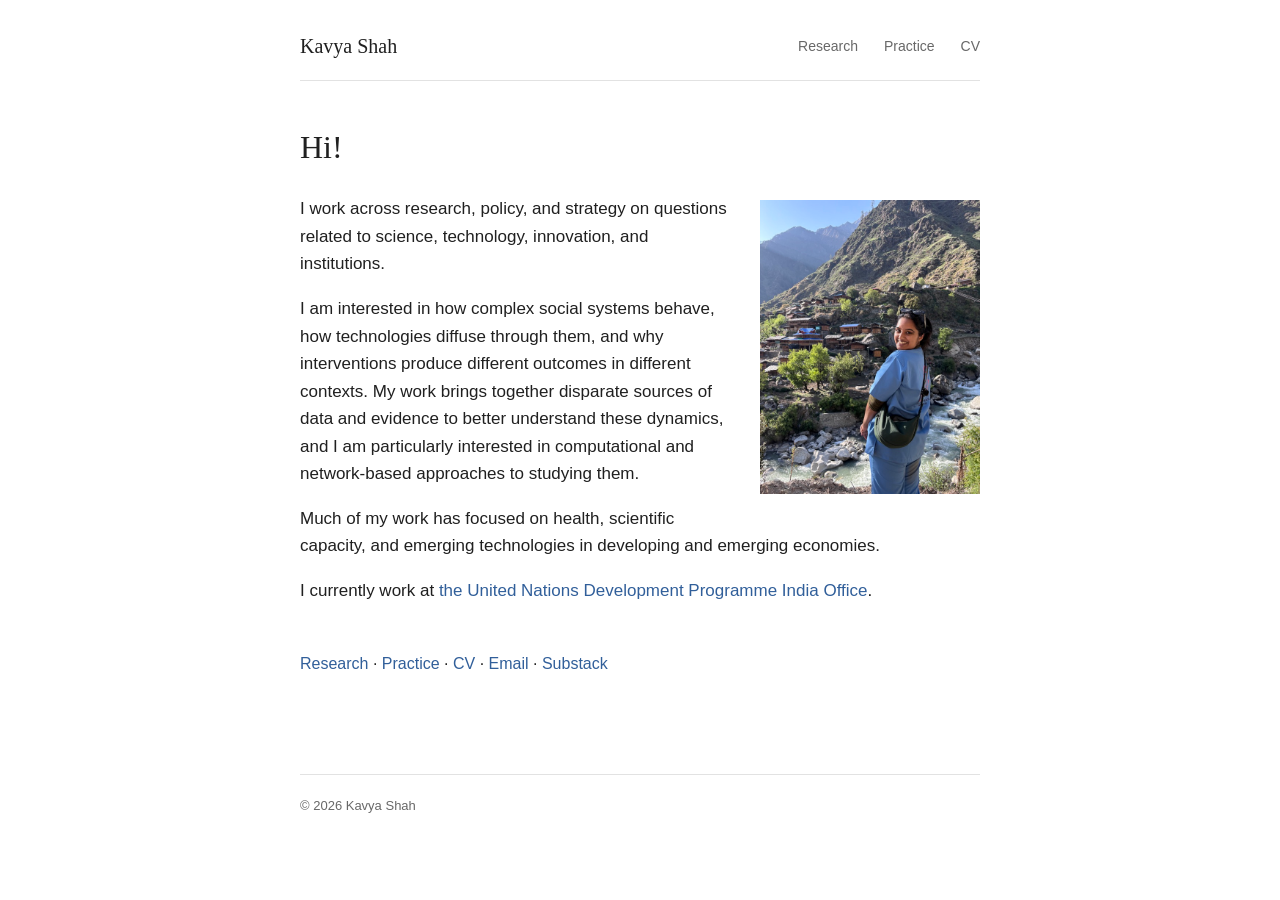
<file: index.html>
<!doctype html>
<html lang="en">

<head>
  <meta charset="utf-8">
  <meta name="viewport" content="width=device-width, initial-scale=1">

  <title>Kavya Shah</title>

  <meta
    name="description"
    content="Kavya Shah works across research, policy, and strategy on science, technology, innovation, and institutions."
  >

  <link rel="stylesheet" href="style.css">
</head>

<body>

  <div class="wrap">

    <header>

      <a class="name" href="./">
        Kavya Shah
      </a>

      <nav>
        <a href="research.html">Research</a>
        <a href="practice.html">Practice</a>
        <a href="Kavya%20Shah_CV_Nov26.pdf">CV</a>
      </nav>

    </header>


    <main>

      <h1>Hi!</h1>

      <div class="intro">

        <img class="home-photo" src="kavya-shah.jpg" width="600" height="800"
             alt="Kavya Shah beside a river in a mountain village">

        <p>
          I work across research, policy, and strategy on questions related
          to science, technology, innovation, and institutions.
        </p>

        <p>
          I am interested in how complex social systems behave, how technologies
          diffuse through them, and why interventions produce different outcomes
          in different contexts. My work brings together disparate sources of
          data and evidence to better understand these dynamics, and I am
          particularly interested in computational and network-based approaches
          to studying them.
        </p>

        <p>
          Much of my work has focused on health, scientific capacity, and
          emerging technologies in developing and emerging economies.
        </p>

        <p>
          I currently work at
          <a href="https://www.undp.org/india" target="_blank">
            the United Nations Development Programme India Office</a>.
        </p>

      </div>


      <p class="contact">
        <a href="research.html">Research</a>
        ·
        <a href="practice.html">Practice</a>
        ·
        <a href="Kavya%20Shah_CV_Nov26.pdf">CV</a>
        ·
        <a href="mailto:kavyasha@gmail.com">Email</a>
        ·
        <a href="https://kavyarshah.substack.com/">Substack</a>
      </p>

    </main>


    <footer>
      © 2026 Kavya Shah
    </footer>

  </div>

</body>

</html>
</file>
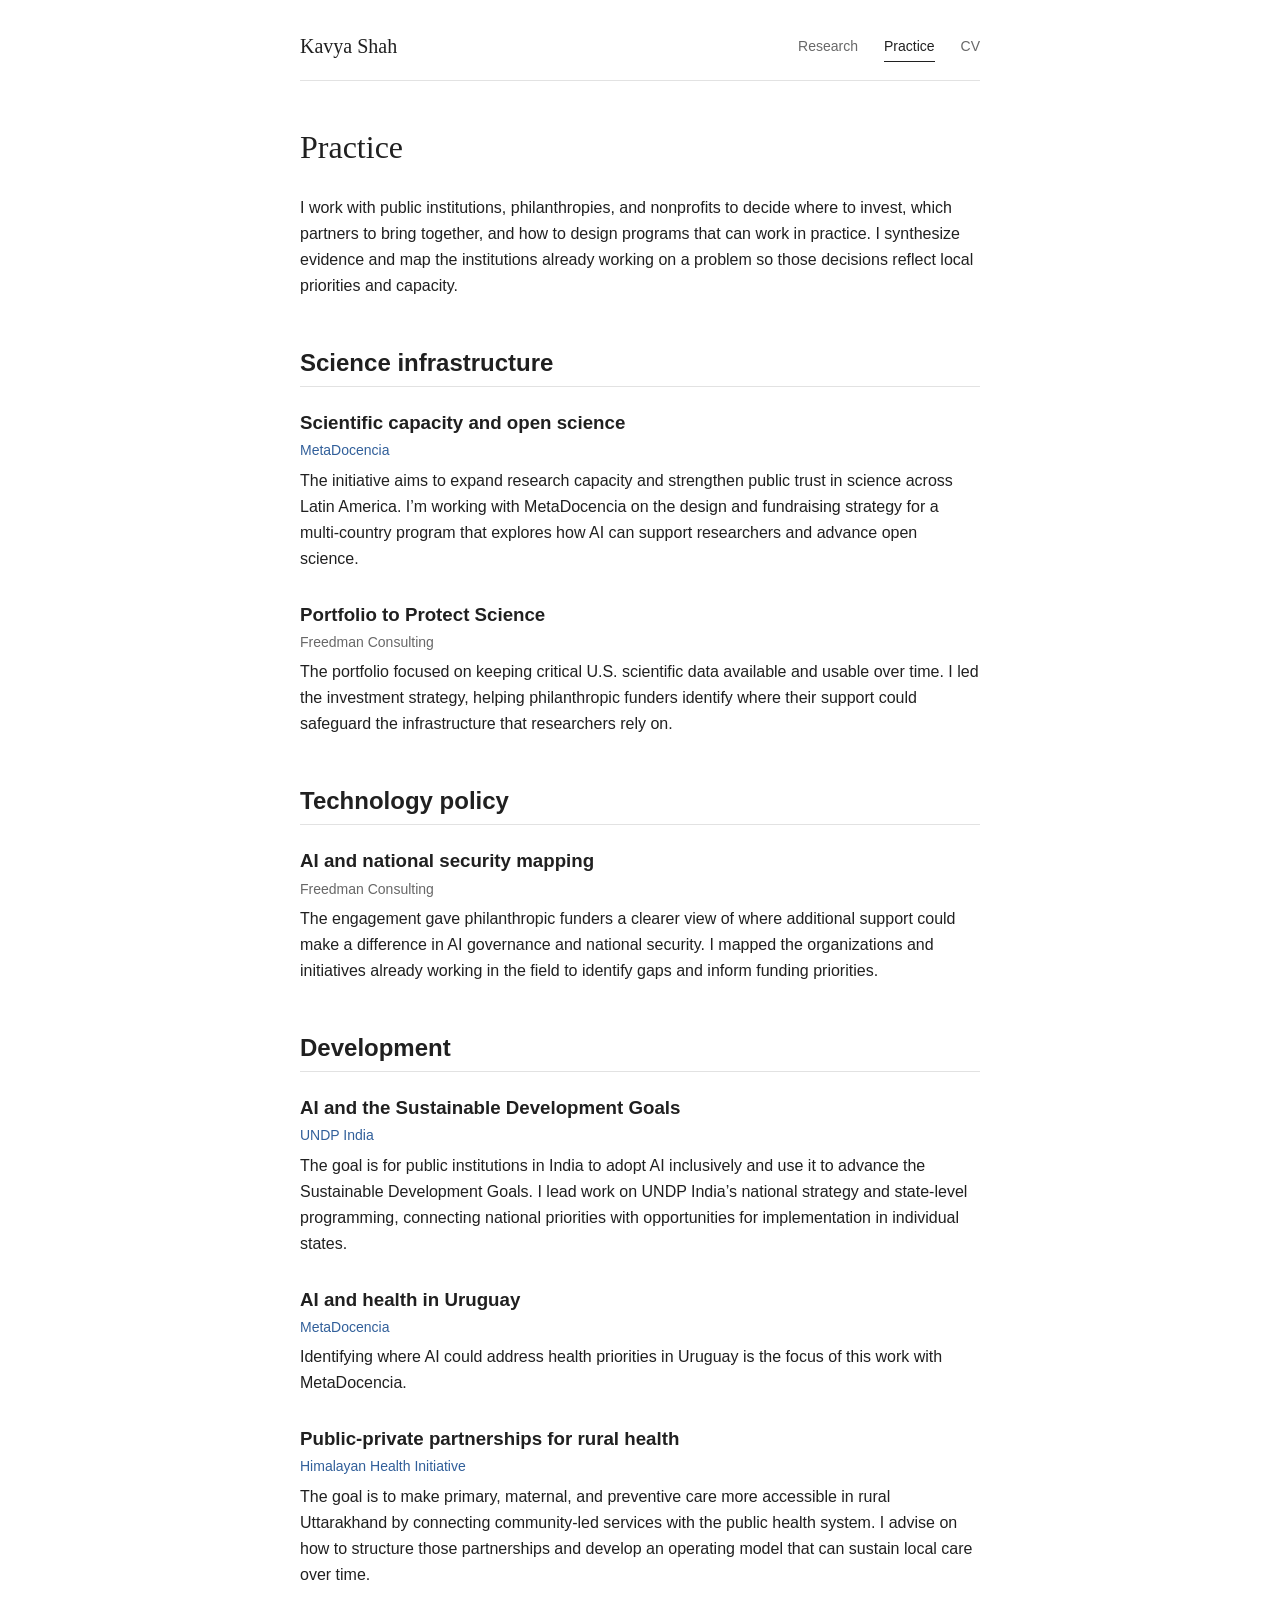
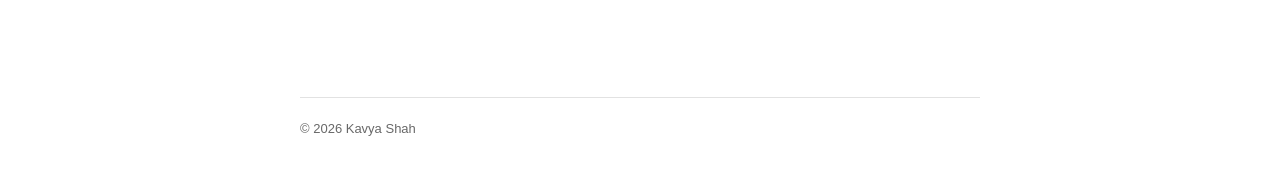
<file: practice.html>
<!doctype html>
<html lang="en">
<head>
  <meta charset="utf-8">
  <meta name="viewport" content="width=device-width, initial-scale=1">
  <title>Practice — Kavya Shah</title>
  <meta name="description" content="Selected work by Kavya Shah in science infrastructure, technology policy, and development.">
  <link rel="stylesheet" href="style.css">
</head>
<body>
  <div class="wrap">
    <header>
      <a class="name" href="./">Kavya Shah</a>
      <nav>
        <a href="research.html">Research</a>
        <a class="active" aria-current="page" href="practice.html">Practice</a>
        <a href="Kavya%20Shah_CV_Nov26.pdf">CV</a>
      </nav>
    </header>

    <main>
      <h1>Practice</h1>

      <p>I work with public institutions, philanthropies, and nonprofits to decide where to invest, which partners to bring together, and how to design programs that can work in practice. I synthesize evidence and map the institutions already working on a problem so those decisions reflect local priorities and capacity.</p>

      <h2>Science infrastructure</h2>

      <div class="item">
        <h3 class="item-title">Scientific capacity and open science</h3>
        <div class="item-meta"><a href="https://metadocencia.org/en/">MetaDocencia</a></div>
        <p>The initiative aims to expand research capacity and strengthen public trust in science across Latin America. I’m working with MetaDocencia on the design and fundraising strategy for a multi-country program that explores how AI can support researchers and advance open science.</p>
      </div>

      <div class="item">
        <h3 class="item-title">Portfolio to Protect Science</h3>
        <div class="item-meta">Freedman Consulting</div>
        <p>The portfolio focused on keeping critical U.S. scientific data available and usable over time. I led the investment strategy, helping philanthropic funders identify where their support could safeguard the infrastructure that researchers rely on.</p>
      </div>

      <h2>Technology policy</h2>

      <div class="item">
        <h3 class="item-title">AI and national security mapping</h3>
        <div class="item-meta">Freedman Consulting</div>
        <p>The engagement gave philanthropic funders a clearer view of where additional support could make a difference in AI governance and national security. I mapped the organizations and initiatives already working in the field to identify gaps and inform funding priorities.</p>
      </div>

      <h2>Development</h2>

      <div class="item">
        <h3 class="item-title">AI and the Sustainable Development Goals</h3>
        <div class="item-meta"><a href="https://www.undp.org/india">UNDP India</a></div>
        <p>The goal is for public institutions in India to adopt AI inclusively and use it to advance the Sustainable Development Goals. I lead work on UNDP India’s national strategy and state-level programming, connecting national priorities with opportunities for implementation in individual states.</p>
      </div>

      <div class="item">
        <h3 class="item-title">AI and health in Uruguay</h3>
        <div class="item-meta"><a href="https://metadocencia.org/en/">MetaDocencia</a></div>
        <p>Identifying where AI could address health priorities in Uruguay is the focus of this work with MetaDocencia.</p>
      </div>

      <div class="item">
        <h3 class="item-title">Public-private partnerships for rural health</h3>
        <div class="item-meta"><a href="https://himalayanhealthinitiative.co.uk/">Himalayan Health Initiative</a></div>
        <p>The goal is to make primary, maternal, and preventive care more accessible in rural Uttarakhand by connecting community-led services with the public health system. I advise on how to structure those partnerships and develop an operating model that can sustain local care over time.</p>
      </div>
    </main>

    <footer>© 2026 Kavya Shah</footer>
  </div>
</body>
</html>
</file>
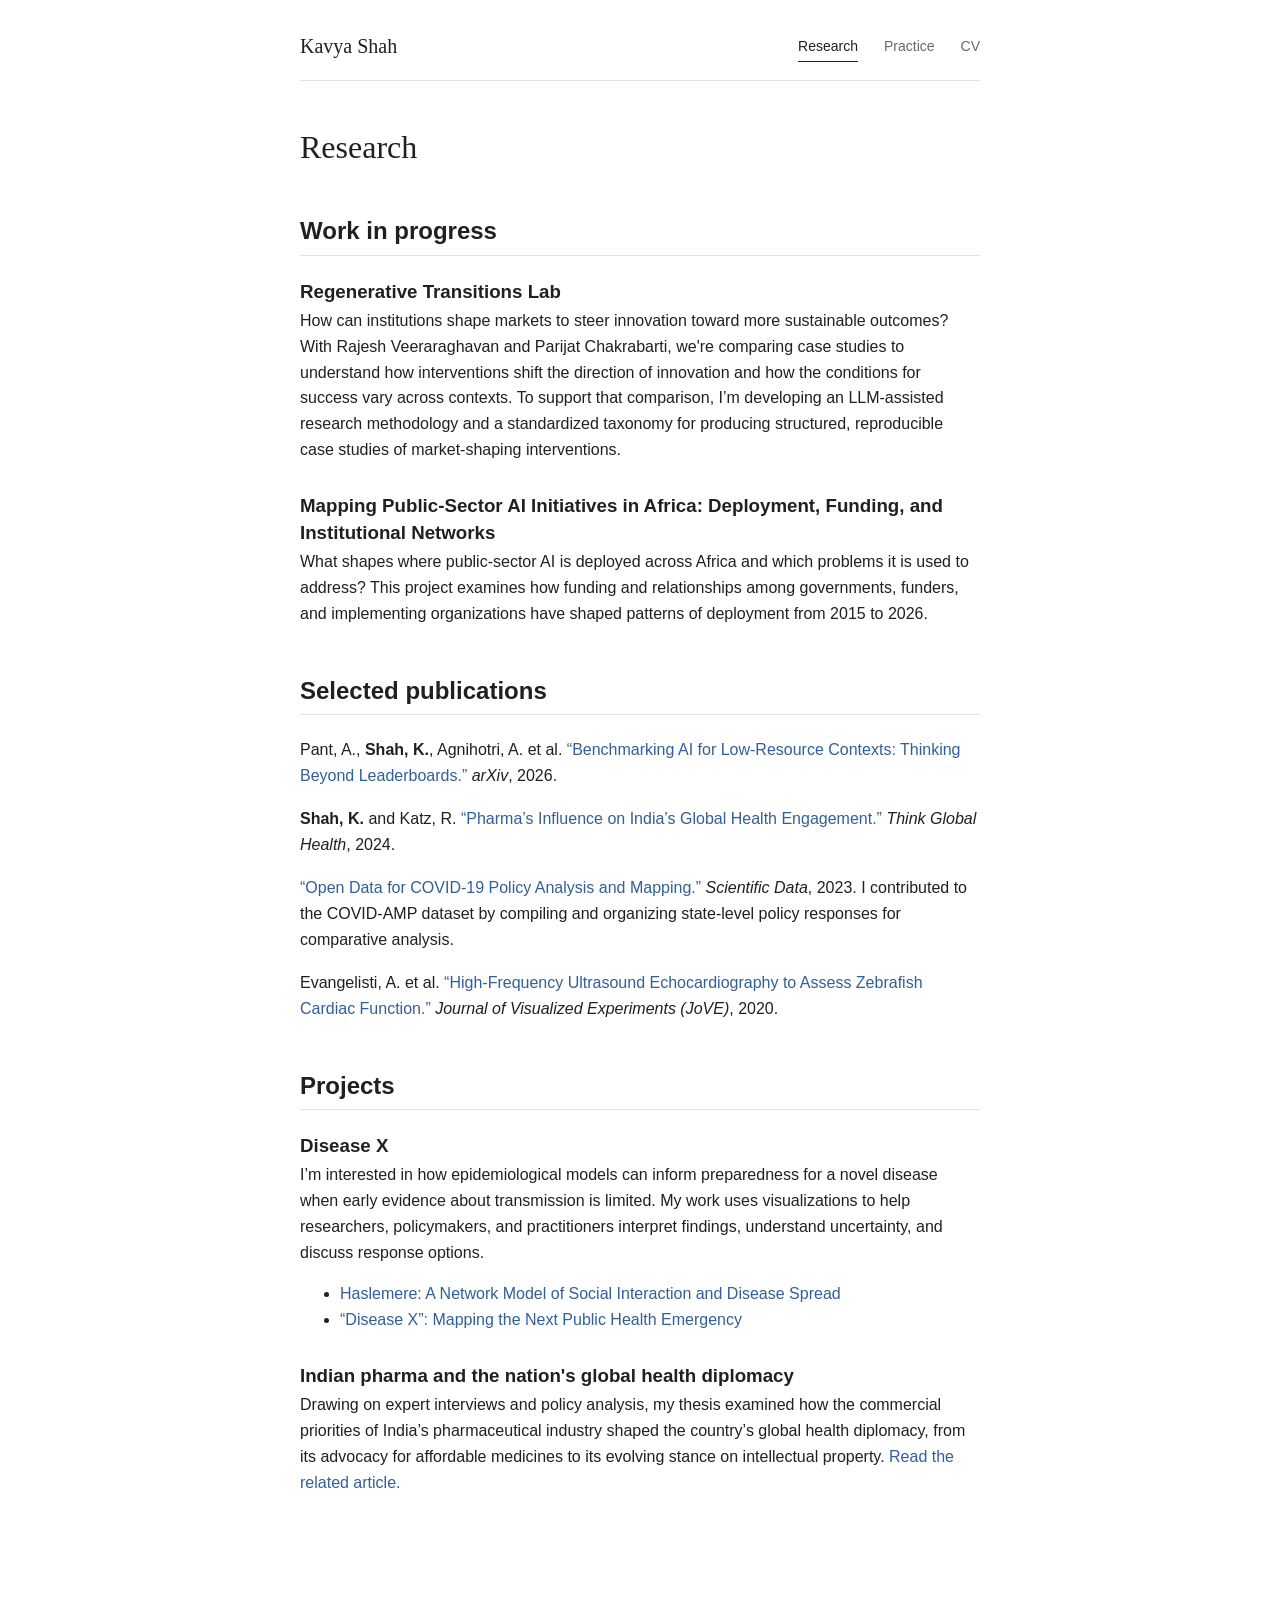
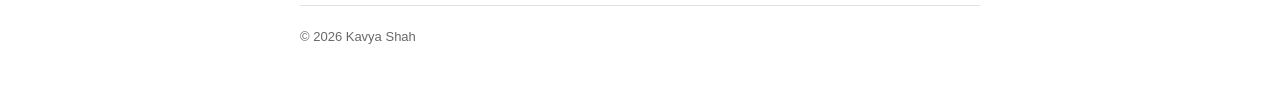
<file: research.html>
<!doctype html>
<html lang="en">
<head>
  <meta charset="utf-8">
  <meta name="viewport" content="width=device-width, initial-scale=1">
  <title>Research — Kavya Shah</title>
  <meta name="description" content="Current research, selected publications, and projects by Kavya Shah.">
  <link rel="stylesheet" href="style.css">
</head>
<body>
  <div class="wrap">
    <header>
      <a class="name" href="./">Kavya Shah</a>
      <nav>
        <a class="active" aria-current="page" href="research.html">Research</a>
        <a href="practice.html">Practice</a>
        <a href="Kavya%20Shah_CV_Nov26.pdf">CV</a>
      </nav>
    </header>

    <main>
      <h1>Research</h1>

      <h2>Work in progress</h2>

      <div class="item">
        <h3 class="item-title">Regenerative Transitions Lab</h3>
        <p>How can institutions shape markets to steer innovation toward more sustainable outcomes? With Rajesh Veeraraghavan and Parijat Chakrabarti, we're comparing case studies to understand how interventions shift the direction of innovation and how the conditions for success vary across contexts. To support that comparison, I’m developing an LLM-assisted research methodology and a standardized taxonomy for producing structured, reproducible case studies of market-shaping interventions.</p>
      </div>

      <div class="item">
        <h3 class="item-title">Mapping Public-Sector AI Initiatives in Africa: Deployment, Funding, and Institutional Networks</h3>
        <p>What shapes where public-sector AI is deployed across Africa and which problems it is used to address? This project examines how funding and relationships among governments, funders, and implementing organizations have shaped patterns of deployment from 2015 to 2026.</p>
      </div>

      <h2>Selected publications</h2>

      <p>Pant, A., <strong>Shah, K.</strong>, Agnihotri, A. et al. <a href="https://arxiv.org/abs/2605.28508">“Benchmarking AI for Low-Resource Contexts: Thinking Beyond Leaderboards.”</a> <em>arXiv</em>, 2026.</p>

      <p><strong>Shah, K.</strong> and Katz, R. <a href="https://www.thinkglobalhealth.org/article/pharmas-influence-indias-global-health-engagement">“Pharma’s Influence on India’s Global Health Engagement.”</a> <em>Think Global Health</em>, 2024.</p>

      <p><a href="https://pmc.ncbi.nlm.nih.gov/articles/PMC10374886/">“Open Data for COVID-19 Policy Analysis and Mapping.”</a> <em>Scientific Data</em>, 2023. I contributed to the COVID-AMP dataset by compiling and organizing state-level policy responses for comparative analysis.</p>

      <p>Evangelisti, A. et al. <a href="https://pubmed.ncbi.nlm.nih.gov/32225163/">“High-Frequency Ultrasound Echocardiography to Assess Zebrafish Cardiac Function.”</a> <em>Journal of Visualized Experiments (JoVE)</em>, 2020.</p>

      <h2>Projects</h2>

      <div class="item">
        <h3 class="item-title">Disease X</h3>
        <p>I’m interested in how epidemiological models can inform preparedness for a novel disease when early evidence about transmission is limited. My work uses visualizations to help researchers, policymakers, and practitioners interpret findings, understand uncertainty, and discuss response options.</p>
        <ul>
          <li><a href="https://drive.google.com/file/d/19Y10bO8jh6xgr480l2rFPp-vOZqcLSwQ/view">Haslemere: A Network Model of Social Interaction and Disease Spread</a></li>
          <li><a href="https://drive.google.com/file/d/1vfch_ziQoyh7hdhRw7G6lRV3hNCsB7LN/view">“Disease X”: Mapping the Next Public Health Emergency</a></li>
        </ul>
      </div>

      <div class="item">
        <h3 class="item-title">Indian pharma and the nation's global health diplomacy</h3>
        <p>Drawing on expert interviews and policy analysis, my thesis examined how the commercial priorities of India’s pharmaceutical industry shaped the country’s global health diplomacy, from its advocacy for affordable medicines to its evolving stance on intellectual property. <a href="https://www.thinkglobalhealth.org/article/pharmas-influence-indias-global-health-engagement">Read the related article.</a></p>
      </div>
    </main>

    <footer>© 2026 Kavya Shah</footer>
  </div>
</body>
</html>
</file>
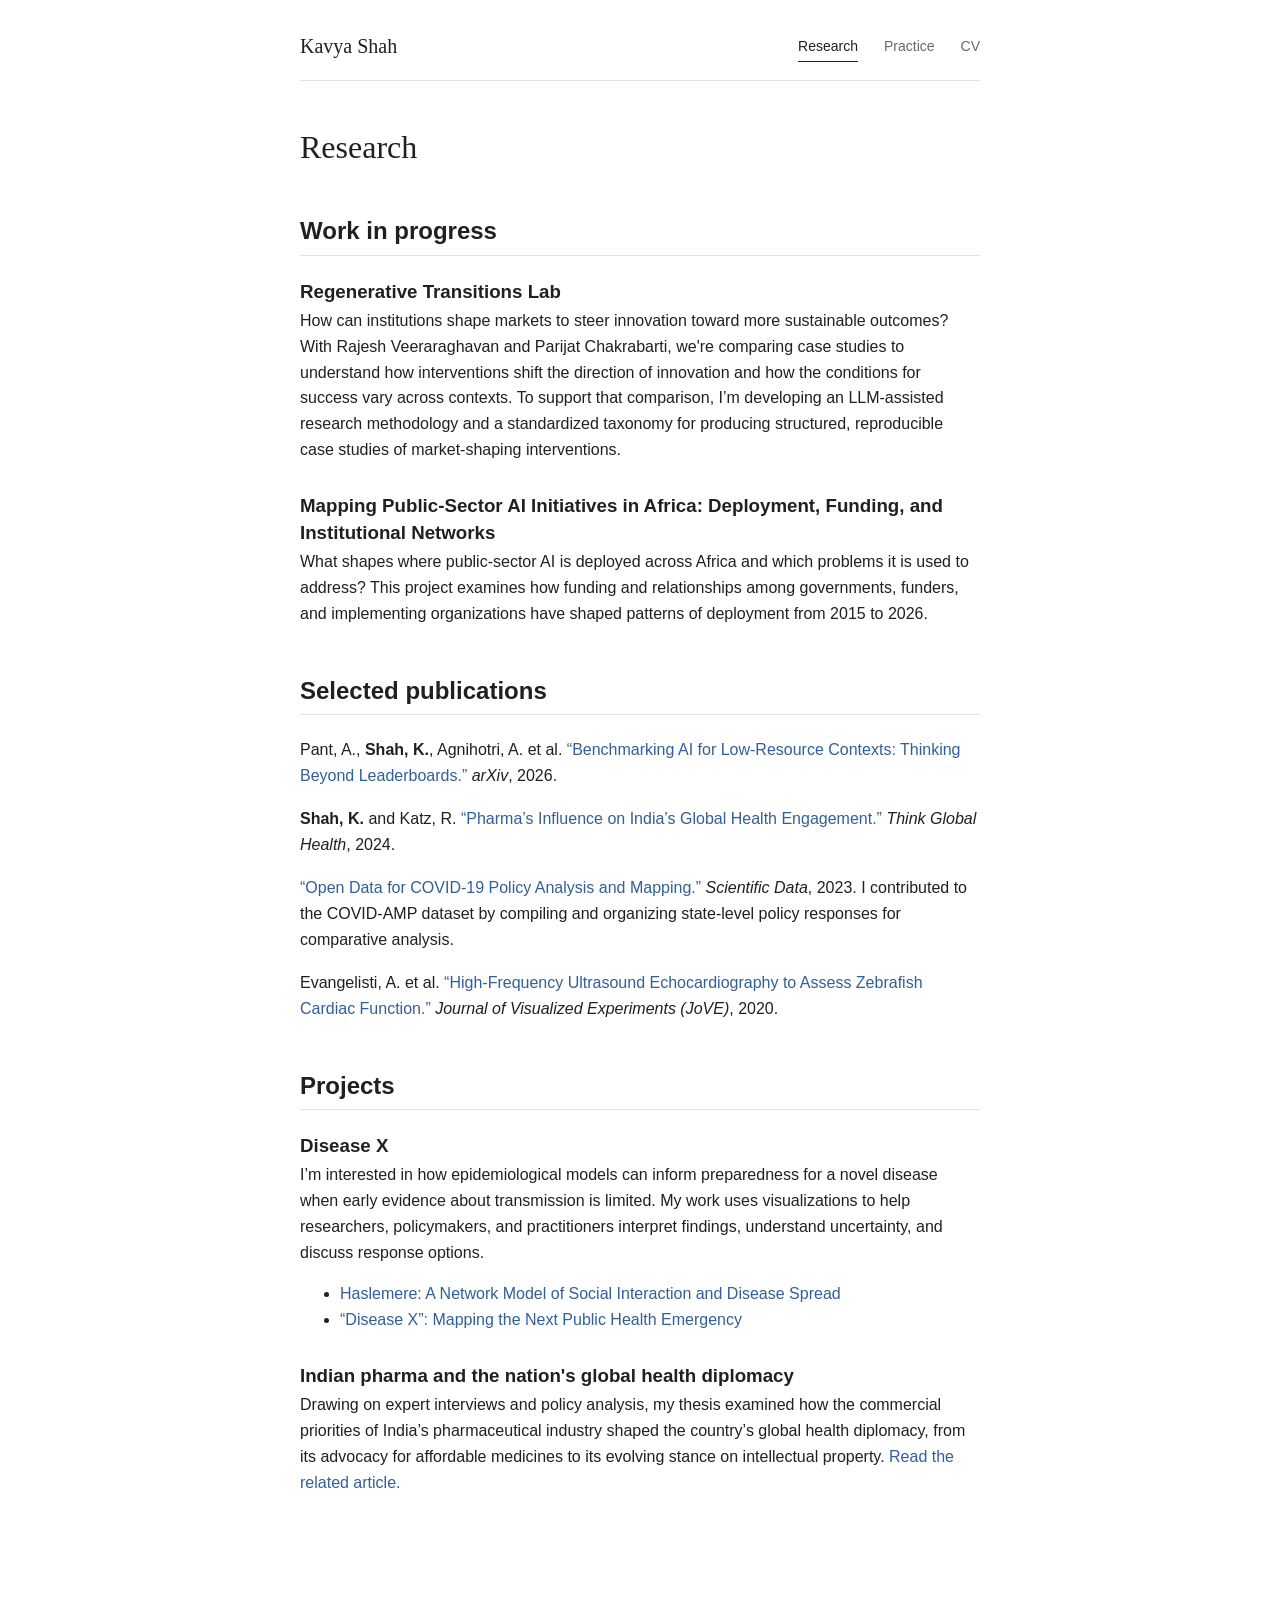
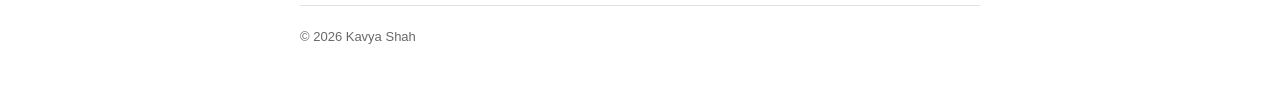
<file: writing.html>
<!doctype html>
<html lang="en">
<head>
  <meta charset="utf-8">
  <meta name="viewport" content="width=device-width, initial-scale=1">
  <title>Publications — Kavya Shah</title>
  <meta http-equiv="refresh" content="0; url=research.html">
  <link rel="canonical" href="research.html">
</head>
<body>
  <p>Publications are now on the <a href="research.html">Research page</a>.</p>
</body>
</html>
</file>
<file: style.css>
/* --------------------------------
   VARIABLES
-------------------------------- */

:root {
  --text: #202020;
  --muted: #686868;
  --link: #315f9a;
  --line: #e2e2e2;
  --background: #ffffff;

  --width: 680px;
}


/* --------------------------------
   BASE
-------------------------------- */

* {
  box-sizing: border-box;
}

html {
  scroll-behavior: smooth;
}

body {
  margin: 0;

  background: var(--background);
  color: var(--text);

  font-family:
    Arial,
    Helvetica,
    sans-serif;

  font-size: 16px;
  line-height: 1.62;
}


/* --------------------------------
   PAGE WIDTH
-------------------------------- */

.wrap {
  width: min(
    calc(100% - 40px),
    var(--width)
  );

  margin: 0 auto;
}


/* --------------------------------
   HEADER
-------------------------------- */

header {
  padding: 30px 0 18px;

  display: flex;
  justify-content: space-between;
  align-items: center;

  gap: 32px;

  border-bottom: 1px solid var(--line);
}


/* NAME */

.name {
  color: var(--text);
  text-decoration: none;

  font-family:
    Georgia,
    "Times New Roman",
    serif;

  font-size: 20px;
  font-weight: 400;

  white-space: nowrap;
}

.name:hover {
  color: var(--text);
}


/* --------------------------------
   NAVIGATION
-------------------------------- */

nav {
  display: flex;
  align-items: center;

  gap: 26px;

  font-size: 14px;
}

nav a {
  position: relative;

  color: var(--muted);
  text-decoration: none;

  transition: color 0.15s ease;
}

nav a:hover {
  color: var(--text);
}


/* animated underline */

nav a::after {
  content: "";

  position: absolute;

  left: 0;
  bottom: -4px;

  width: 100%;
  height: 1px;

  background: var(--text);

  transform: scaleX(0);
  transform-origin: left;

  transition: transform 0.15s ease;
}

nav a:hover::after {
  transform: scaleX(1);
}


/* active page */

nav a.active {
  color: var(--text);
}

nav a.active::after {
  transform: scaleX(1);
}


/* --------------------------------
   MAIN CONTENT
-------------------------------- */

main {
  padding: 46px 0 80px;
}


/* --------------------------------
   TYPOGRAPHY
-------------------------------- */

h1 {
  margin: 0 0 28px;

  font-family:
    Georgia,
    "Times New Roman",
    serif;

  font-size: 32px;
  font-weight: 400;
  line-height: 1.25;
}

h2 {
  margin: 48px 0 22px;
  padding-bottom: 8px;
  border-bottom: 1px solid var(--line);

  font-size: 24px;
  font-weight: 700;
  line-height: 1.3;
}

p {
  margin: 0 0 17px;
}


/* --------------------------------
   LINKS
-------------------------------- */

main a {
  color: var(--link);
  text-decoration: none;
}

main a:hover {
  text-decoration: underline;
}


/* --------------------------------
   HOMEPAGE
-------------------------------- */

.intro {
  display: flow-root;
  font-size: 17px;
}

.home-photo {
  float: right;
  width: 220px;
  height: auto;
  margin: 5px 0 16px 24px;
}

.contact {
  margin-top: 30px;
}


/* --------------------------------
   RESEARCH + WRITING ITEMS
-------------------------------- */

.item {
  margin: 0 0 29px;
}

.item-title {
  margin: 0 0 3px;

  font-weight: 600;
  line-height: 1.45;
}

.item-meta {
  margin: 0 0 6px;

  color: var(--muted);

  font-size: 14px;
}

.item p {
  margin: 0;
}


/* --------------------------------
   FOOTER
-------------------------------- */

footer {
  padding: 20px 0 40px;

  border-top: 1px solid var(--line);

  color: var(--muted);

  font-size: 13px;
}


/* --------------------------------
   MOBILE
-------------------------------- */

@media (max-width: 560px) {

  .home-photo {
    display: block;
    float: none;
    width: min(100%, 240px);
    margin: 0 0 24px;
  }

  .wrap {
    width: calc(100% - 32px);
  }

  header {
    padding-top: 24px;

    align-items: flex-start;

    gap: 18px;
  }

  nav {
    gap: 16px;
  }

  main {
    padding-top: 34px;
  }

  h1 {
    font-size: 29px;
  }

  h2 {
    margin-top: 42px;
    font-size: 22px;
  }

}
</file>
